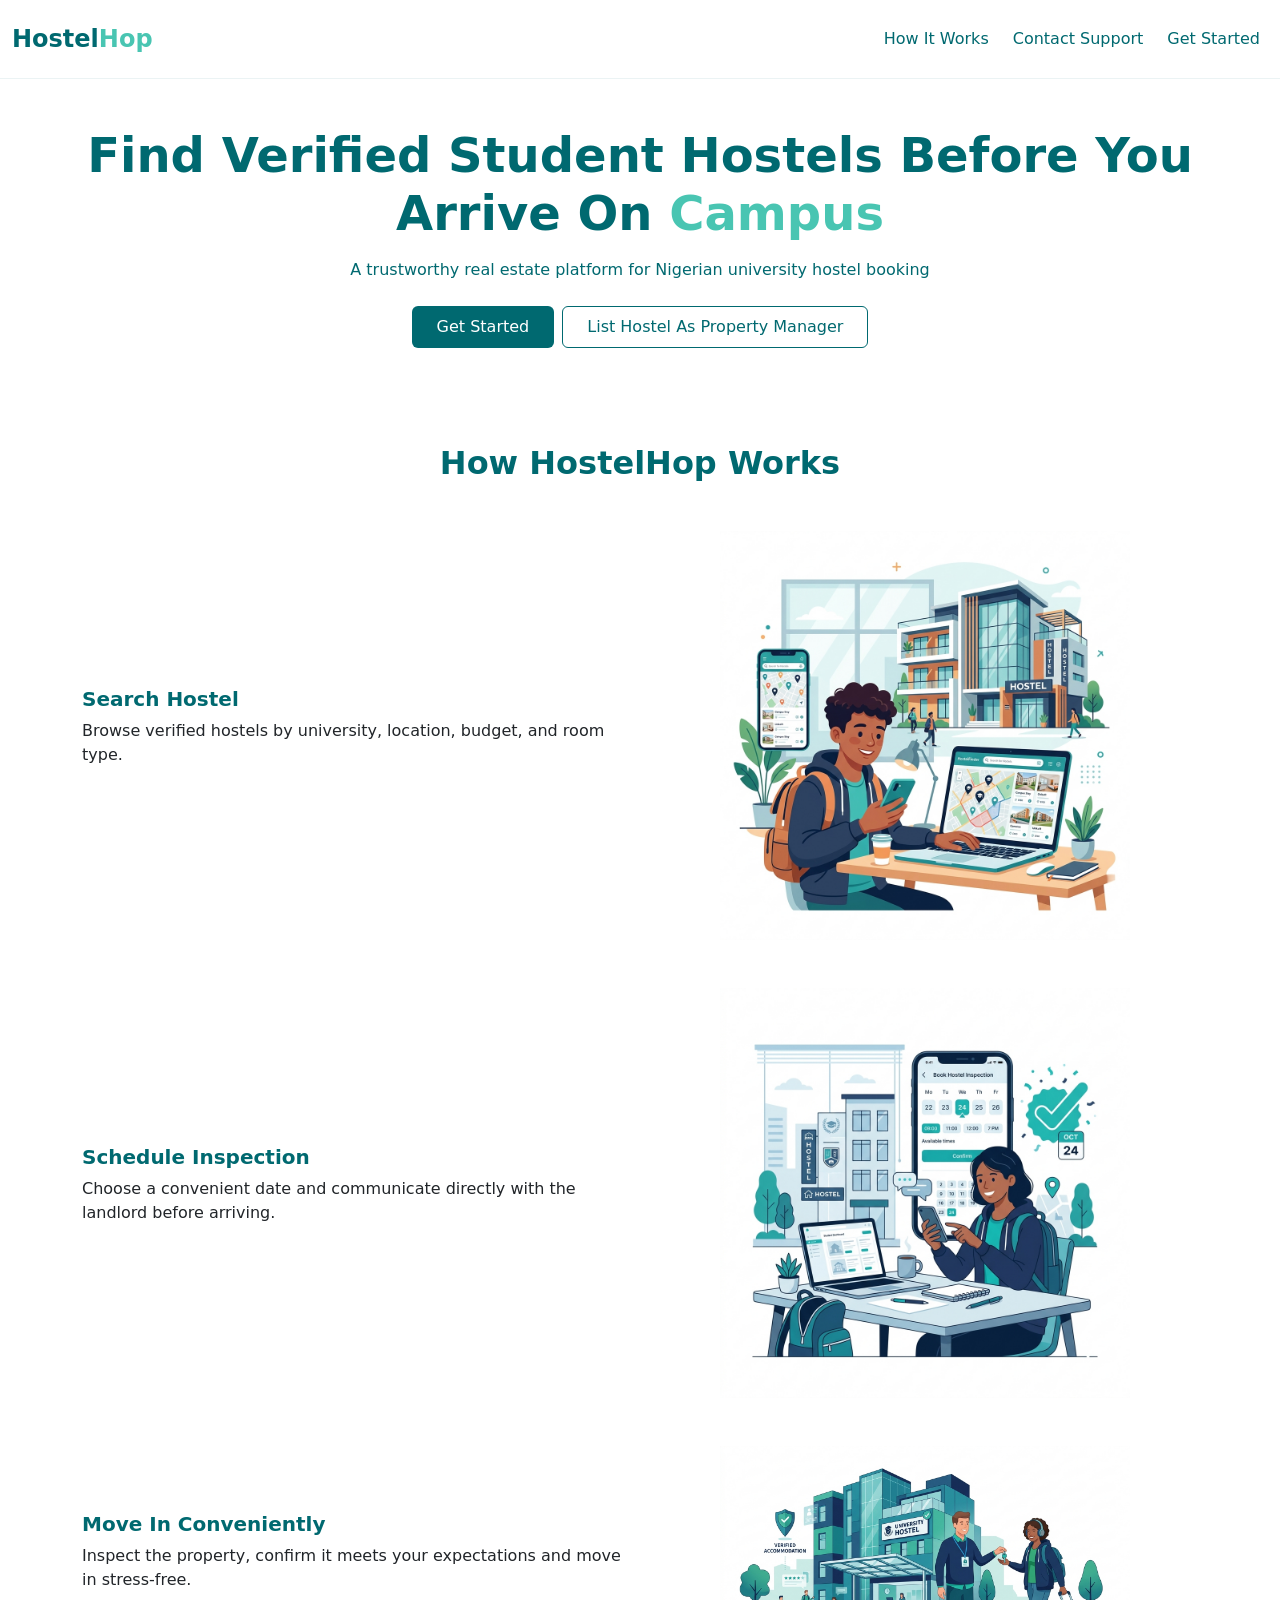
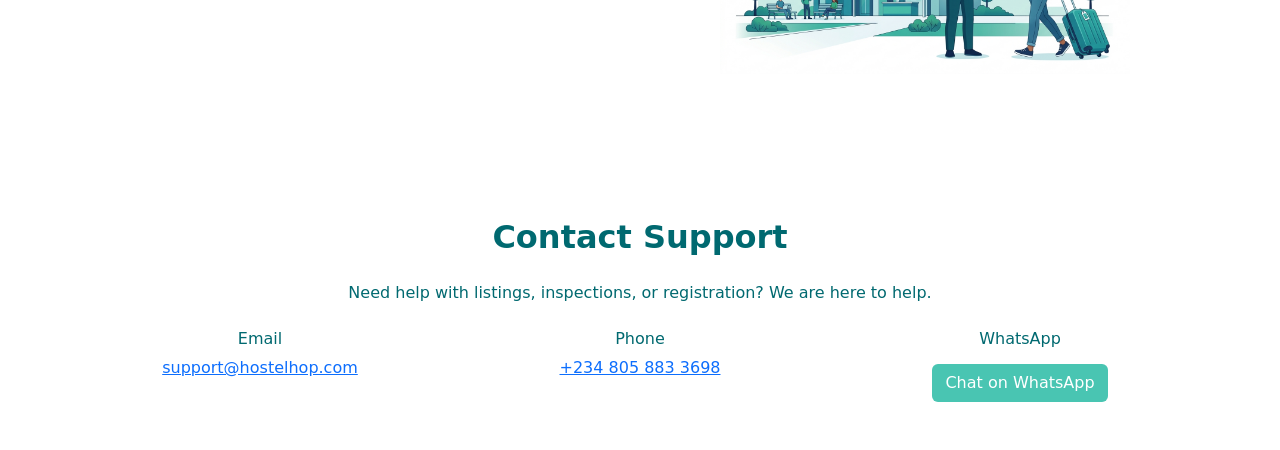
<file: index.html>
<!doctype html>
<html lang="en">
<head>
  <meta charset="UTF-8" />
  <meta name="viewport" content="width=device-width, initial-scale=1.0" />
  <title>HostelHop</title>

  <link rel="stylesheet" href="./css/bootstrap.min.css" />
  <link rel="stylesheet" href="./landingPage.css" />
</head>

<body>


<nav class="navbar navbar-expand-sm py-3"
  style="background-color: rgba(255,255,255,0.7); border-bottom: 1px solid rgba(0,105,112,0.08);">

  <div class="container-fluid">

    <a class="navbar-brand fw-bolder fs-4" href="#" style="color:#006970;">
      Hostel<span style="color:#49c5b2;">Hop</span>
    </a>

    <button class="navbar-toggler border-0" type="button" data-bs-toggle="offcanvas"
      data-bs-target="#menu">
      <span class="navbar-toggler-icon"></span>
    </button>

    <div class="offcanvas offcanvas-end" id="menu">

      <div class="offcanvas-header">
        <h5 class="fw-bold" style="color:#006970;">
          Hostel<span style="color:#49c5b2;">Hop</span>
        </h5>
        <button class="btn-close" data-bs-dismiss="offcanvas"></button>
      </div>

      <div class="offcanvas-body">
        <ul class="navbar-nav ms-auto gap-2">

          <li class="nav-item">
            <a class="nav-link fw-medium" href="#how-it-works" style="color:#006970;">
              How It Works
            </a>
          </li>

          <li class="nav-item">
            <a class="nav-link fw-medium" href="#contact" style="color:#006970;">
              Contact Support
            </a>
          </li>

          <li class="nav-item">
            <a class="nav-link fw-medium" href="./RoleSelection.html" style="color:#006970;">
              Get Started
            </a>
          </li>

        </ul>
      </div>

    </div>
  </div>
</nav>



<section class="container text-center py-5">

  <h1 class="fw-bold display-5">
    Find Verified Student Hostels Before You Arrive On
    <span style="color:#49c5b2;">Campus</span>
  </h1>

  <p class="fw-medium mt-3">
    A trustworthy real estate platform for Nigerian university hostel booking
  </p>

  <div class="d-grid gap-2 d-md-flex justify-content-md-center mt-4">

    <a href="./RoleSelection.html" class="btn px-4 py-2 text-white"
      style="background:#006970;">
      Get Started
    </a>

   <a href="./PMSignUp.html"><button class=" w-100 btn px-4 py-2"
      style="border:1px solid #006970; color:#006970;">
      List Hostel As Property Manager
    </button>
</a> 
  </div>

</section>



<section class="container py-5" id="how-it-works">

  <h2 class="text-center fw-bold mb-5">How HostelHop Works</h2>

 
  <div class="row align-items-center mb-5">

    <div class="col-12 col-md-6">
      <h5 class="fw-bold" style="color: #006970;">Search Hostel</h5>
      <p>
        Browse verified hostels by university, location, budget, and room type.
      </p>
    </div>

    <div class="col-12 col-md-6 text-center">
      <img src="./images/search.png" class="img-fluid w-75 step-img">
    </div>

  </div>

 
  <div class="row align-items-center mb-5">

    <div class="col-12 col-md-6 order-md-2 text-center">
      <img src="./images/inspection.png" class="img-fluid w-75 step-img">
    </div>

    <div class="col-12 col-md-6 order-md-1">
      <h5 class="fw-bold" style="color: #006970;">Schedule Inspection</h5>
      <p >
        Choose a convenient date and communicate directly with the landlord before arriving.
      </p>
    </div>

  </div>


  <div class="row align-items-center mb-5">

    <div class="col-12 col-md-6">
      <h5 class="fw-bold" style="color: #006970;">Move In Conveniently</h5>
      <p>
        Inspect the property, confirm it meets your expectations and move in stress-free.
      </p>
    </div>

    <div class="col-12 col-md-6 text-center">
      <img src="./images/movein.png" class="img-fluid w-75 step-img">
    </div>

  </div>

</section>



<section class="container py-5" id="contact">

  <h2 class="text-center fw-bold mb-4">Contact Support</h2>

  <p class="text-center mb-4">
    Need help with listings, inspections, or registration? We are here to help.
  </p>

  <div class="row text-center g-4">

    <div class="col-12 col-md-4">
      <h6>Email</h6>
      <a href="mailto:support@hostelhop.com">support@hostelhop.com</a>
    </div>

    <div class="col-12 col-md-4">
      <h6>Phone</h6>
      <a href="tel:+23458883698">+234 805 883 3698</a>
    </div>

    <div class="col-12 col-md-4">
      <h6>WhatsApp</h6>
      <button class="btn mt-2" style="background:#49c5b2; color:white;">
        Chat on WhatsApp
      </button>
    </div>  

  </div>

</section>


<script src="./js/bootstrap.min.js"></script>

</body>
</html>
</file>
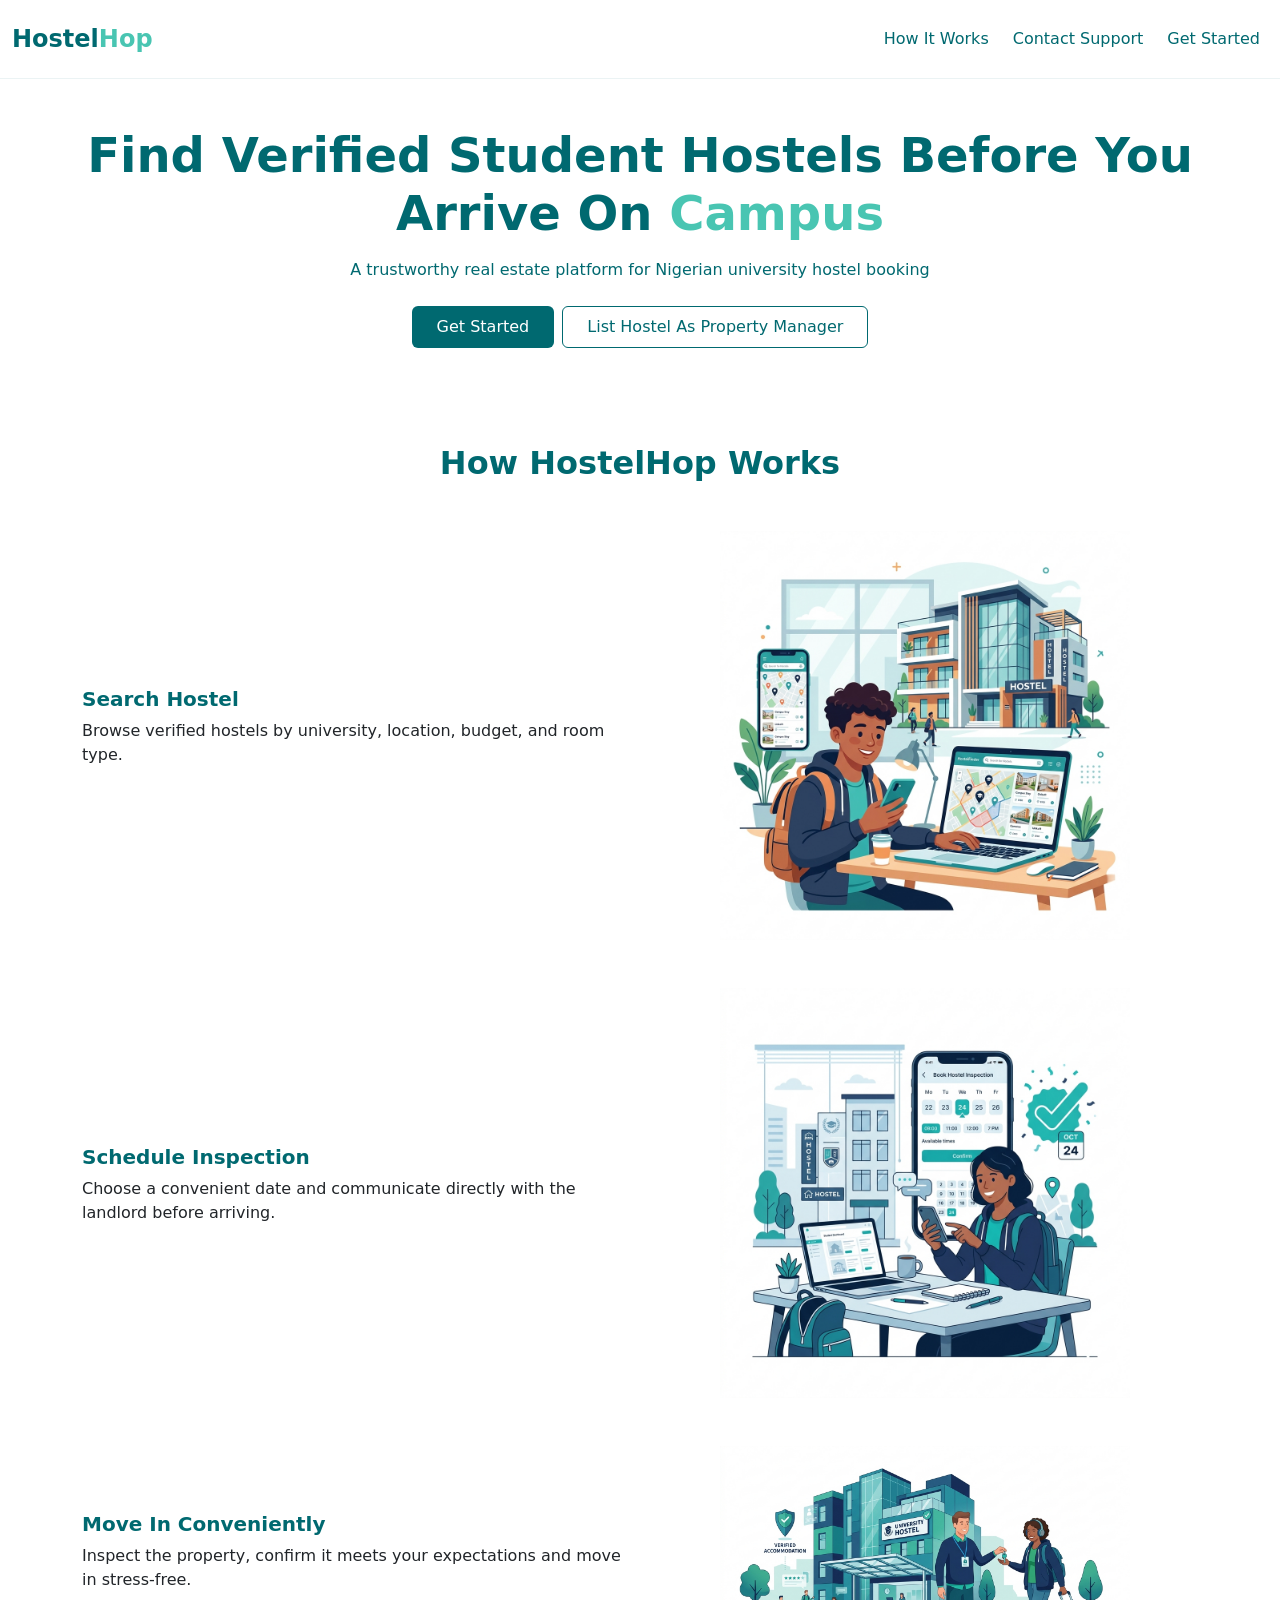
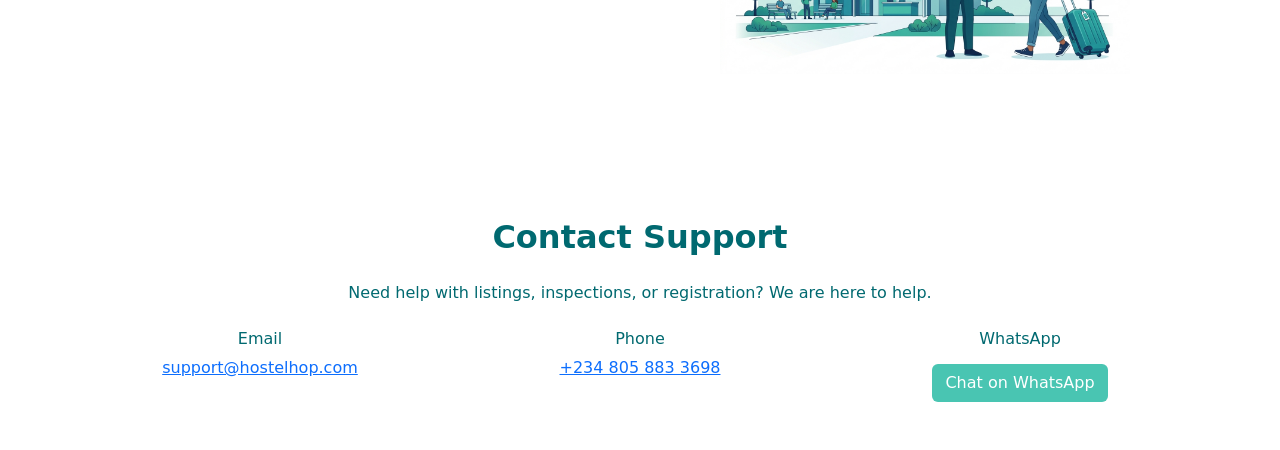
<file: LandingPage.html>
<!doctype html>
<html lang="en">
<head>
  <meta charset="UTF-8" />
  <meta name="viewport" content="width=device-width, initial-scale=1.0" />
  <title>HostelHop</title>

  <link rel="stylesheet" href="./css/bootstrap.min.css" />
  <link rel="stylesheet" href="./landingPage.css" />
</head>

<body>


<nav class="navbar navbar-expand-sm py-3"
  style="background-color: rgba(255,255,255,0.7); border-bottom: 1px solid rgba(0,105,112,0.08);">

  <div class="container-fluid">

    <a class="navbar-brand fw-bolder fs-4" href="#" style="color:#006970;">
      Hostel<span style="color:#49c5b2;">Hop</span>
    </a>

    <button class="navbar-toggler border-0" type="button" data-bs-toggle="offcanvas"
      data-bs-target="#menu">
      <span class="navbar-toggler-icon"></span>
    </button>

    <div class="offcanvas offcanvas-end" id="menu">

      <div class="offcanvas-header">
        <h5 class="fw-bold" style="color:#006970;">
          Hostel<span style="color:#49c5b2;">Hop</span>
        </h5>
        <button class="btn-close" data-bs-dismiss="offcanvas"></button>
      </div>

      <div class="offcanvas-body">
        <ul class="navbar-nav ms-auto gap-2">

          <li class="nav-item">
            <a class="nav-link fw-medium" href="#how-it-works" style="color:#006970;">
              How It Works
            </a>
          </li>

          <li class="nav-item">
            <a class="nav-link fw-medium" href="#contact" style="color:#006970;">
              Contact Support
            </a>
          </li>

          <li class="nav-item">
            <a class="nav-link fw-medium" href="./RoleSelection.html" style="color:#006970;">
              Get Started
            </a>
          </li>

        </ul>
      </div>

    </div>
  </div>
</nav>



<section class="container text-center py-5">

  <h1 class="fw-bold display-5">
    Find Verified Student Hostels Before You Arrive On
    <span style="color:#49c5b2;">Campus</span>
  </h1>

  <p class="fw-medium mt-3">
    A trustworthy real estate platform for Nigerian university hostel booking
  </p>

  <div class="d-grid gap-2 d-md-flex justify-content-md-center mt-4">

    <a href="./RoleSelection.html" class="btn px-4 py-2 text-white"
      style="background:#006970;">
      Get Started
    </a>

   <a href="./PMSignUp.html"><button class=" w-100 btn px-4 py-2"
      style="border:1px solid #006970; color:#006970;">
      List Hostel As Property Manager
    </button>
</a> 
  </div>

</section>



<section class="container py-5" id="how-it-works">

  <h2 class="text-center fw-bold mb-5">How HostelHop Works</h2>

 
  <div class="row align-items-center mb-5">

    <div class="col-12 col-md-6">
      <h5 class="fw-bold" style="color: #006970;">Search Hostel</h5>
      <p>
        Browse verified hostels by university, location, budget, and room type.
      </p>
    </div>

    <div class="col-12 col-md-6 text-center">
      <img src="./images/search.png" class="img-fluid w-75 step-img">
    </div>

  </div>

 
  <div class="row align-items-center mb-5">

    <div class="col-12 col-md-6 order-md-2 text-center">
      <img src="./images/inspection.png" class="img-fluid w-75 step-img">
    </div>

    <div class="col-12 col-md-6 order-md-1">
      <h5 class="fw-bold" style="color: #006970;">Schedule Inspection</h5>
      <p >
        Choose a convenient date and communicate directly with the landlord before arriving.
      </p>
    </div>

  </div>


  <div class="row align-items-center mb-5">

    <div class="col-12 col-md-6">
      <h5 class="fw-bold" style="color: #006970;">Move In Conveniently</h5>
      <p>
        Inspect the property, confirm it meets your expectations and move in stress-free.
      </p>
    </div>

    <div class="col-12 col-md-6 text-center">
      <img src="./images/movein.png" class="img-fluid w-75 step-img">
    </div>

  </div>

</section>



<section class="container py-5" id="contact">

  <h2 class="text-center fw-bold mb-4">Contact Support</h2>

  <p class="text-center mb-4">
    Need help with listings, inspections, or registration? We are here to help.
  </p>

  <div class="row text-center g-4">

    <div class="col-12 col-md-4">
      <h6>Email</h6>
      <a href="mailto:support@hostelhop.com">support@hostelhop.com</a>
    </div>

    <div class="col-12 col-md-4">
      <h6>Phone</h6>
      <a href="tel:+23458883698">+234 805 883 3698</a>
    </div>

    <div class="col-12 col-md-4">
      <h6>WhatsApp</h6>
      <button class="btn mt-2" style="background:#49c5b2; color:white;">
        Chat on WhatsApp
      </button>
    </div>

  </div>

</section>


<script src="./js/bootstrap.min.js"></script>

</body>
</html>
</file>
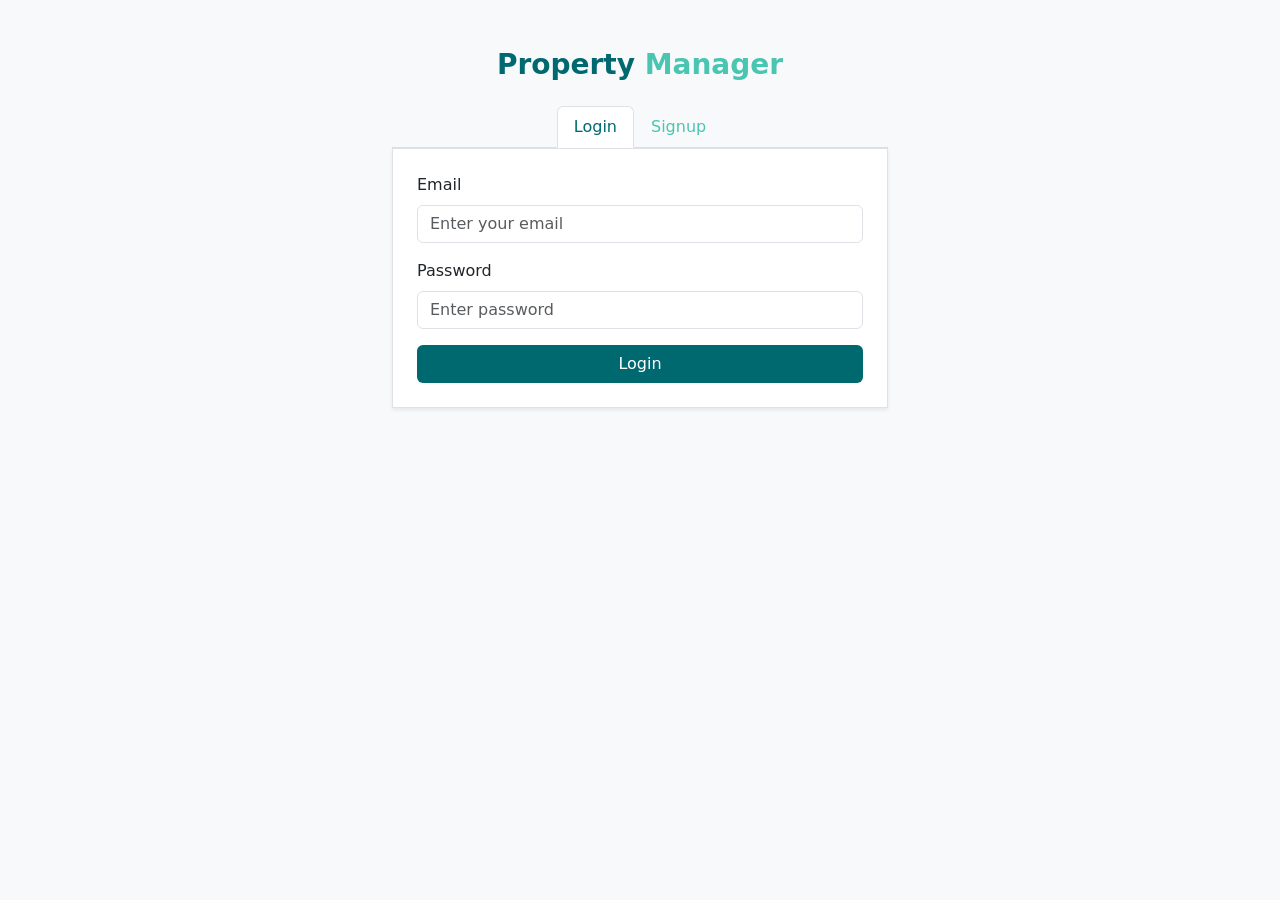
<file: PMdashboard.html>
<!DOCTYPE html>
<html lang="en">

<head>
    <meta charset="UTF-8">
    <meta name="viewport" content="width=device-width, initial-scale=1.0">

    <title>Property Manager Dashboard</title>

    <link rel="stylesheet" href="./css/bootstrap.min.css">

    <style>

        body {
            background: #f8fafc;
        }

        .welcome-card {
            background: #E8FBF7;
            border-radius: 20px;
        }

        .hostel-card {
            border-radius: 20px;
        }

        .section-title {
            color: #006970;
        }

        .btn-main {
            background: #49c5b2;
            border: none;
            color: white;
        }

        .btn-main:hover {
            background: #39b3a1;
            color: white;
        }

    </style>

</head>

<body>


<!-- NAVBAR -->

<nav class="navbar navbar-expand-lg bg-white shadow-sm">

    <div class="container">

        <a href="#" class="navbar-brand fw-bold">
            Hostel<span style="color:#49c5b2;">Hop</span>
        </a>

        <button
            class="navbar-toggler"
            data-bs-toggle="collapse"
            data-bs-target="#navMenu">

            <span class="navbar-toggler-icon"></span>

        </button>

        <div
            class="collapse navbar-collapse justify-content-end"
            id="navMenu">

            <ul class="navbar-nav">

                <li class="nav-item">
                    <a href="./PMdashboard.html" class="nav-link">
                        Dashboard
                    </a>
                </li>

                <li class="nav-item">
                    <a href="./PMSignUp.html" class="nav-link" onclick="logout()">
                        Logout
                    </a>
                </li>

            </ul>

        </div>

    </div>

</nav>


<!-- WELCOME -->

<div class="container mt-4">

    <div class="card border-0 shadow-sm welcome-card">

        <div class="card-body p-4">

            <h3 class="fw-bold" id="welcomepm">
                Hello
            </h3>

            <p class="text-muted">
                Add and manage hostel listings for students.
            </p>

        </div>

    </div>

</div>


<!-- ADD / UPDATE HOSTEL -->

<div class="container mt-5">

    <h3 class="fw-bold section-title mb-4" id="formTitle">
        Add New Hostel
    </h3>


    <form id="hostelForm">


        <div class="row">

            <div class="col-md-6 mb-3">

                <label class="form-label">
                    Hostel Name
                </label>

                <input
                    type="text"
                    class="form-control"
                    id="hostelName"
                    required>

            </div>


            <div class="col-md-6 mb-3">

                <label class="form-label">
                    University
                </label>

                <input
                    type="text"
                    class="form-control"
                    id="university"
                    required>

            </div>

        </div>


        <div class="row">

            <div class="col-md-6 mb-3">

                <label class="form-label">
                    Location
                </label>

                <input
                    type="text"
                    class="form-control"
                    id="location"
                    required>

            </div>


            <div class="col-md-6 mb-3">

                <label class="form-label">
                    Price
                </label>

                <input
                    type="number"
                    class="form-control"
                    id="price"
                    required>

            </div>

        </div>


        <div class="mb-3">

            <label class="form-label">
                Room Type
            </label>

            <select
                class="form-select"
                id="roomType"
                required>

                <option value="">Select room type</option>

                <option value="self contain">
                    Self Contain
                </option>

                <option value="room and parlour">
                    Room and Parlour
                </option>

                <option value="2 bedroom">
                    2 Bedroom
                </option>

            </select>

        </div>


        <div class="mb-3">

            <label class="form-label">
                Description
            </label>

            <textarea
                rows="5"
                class="form-control"
                id="description"
                required></textarea>

        </div>


        <!-- IMAGES -->

        <div class="mb-4">

            <label class="form-label fw-bold">
                Upload Hostel Images
            </label>

            <div class="mb-3">

                <label class="form-label">
                    Image 1
                </label>

                <input
                    type="file"
                    id="img1"
                    accept="image/*"
                    class="form-control"
                    required>

            </div>


            <div class="mb-3">

                <label class="form-label">
                    Image 2
                </label>

                <input
                    type="file"
                    id="img2"
                    accept="image/*"
                    class="form-control"
                    required>

            </div>


            <div class="mb-3">

                <label class="form-label">
                    Image 3
                </label>

                <input
                    type="file"
                    id="img3"
                    accept="image/*"
                    class="form-control"
                    required>

            </div>

        </div>


        <button
            type="submit"
            class="btn btn-main"
            id="submitButton">

            Add Hostel

        </button>


        <button
            type="button"
            class="btn btn-secondary ms-2"
            id="cancelEditButton"
            style="display:none;"
            onclick="cancelEdit()">

            Cancel Edit

        </button>


    </form>

</div>



<!-- MY HOSTELS -->

<div class="container mt-5 mb-5">

    <h3 class="fw-bold section-title mb-4">
        My Uploaded Hostels
    </h3>


    <div
        class="row g-4"
        id="myHostels">

        <div class="col-12">

            <div class="card hostel-card shadow-sm border-0">

                <div class="card-body">
                    Loading hostels...
                </div>

            </div>

        </div>

    </div>

</div>


<script src="./script.js"></script>
<script src="./js/bootstrap.min.js"></script>

</body>

</html>
</file>
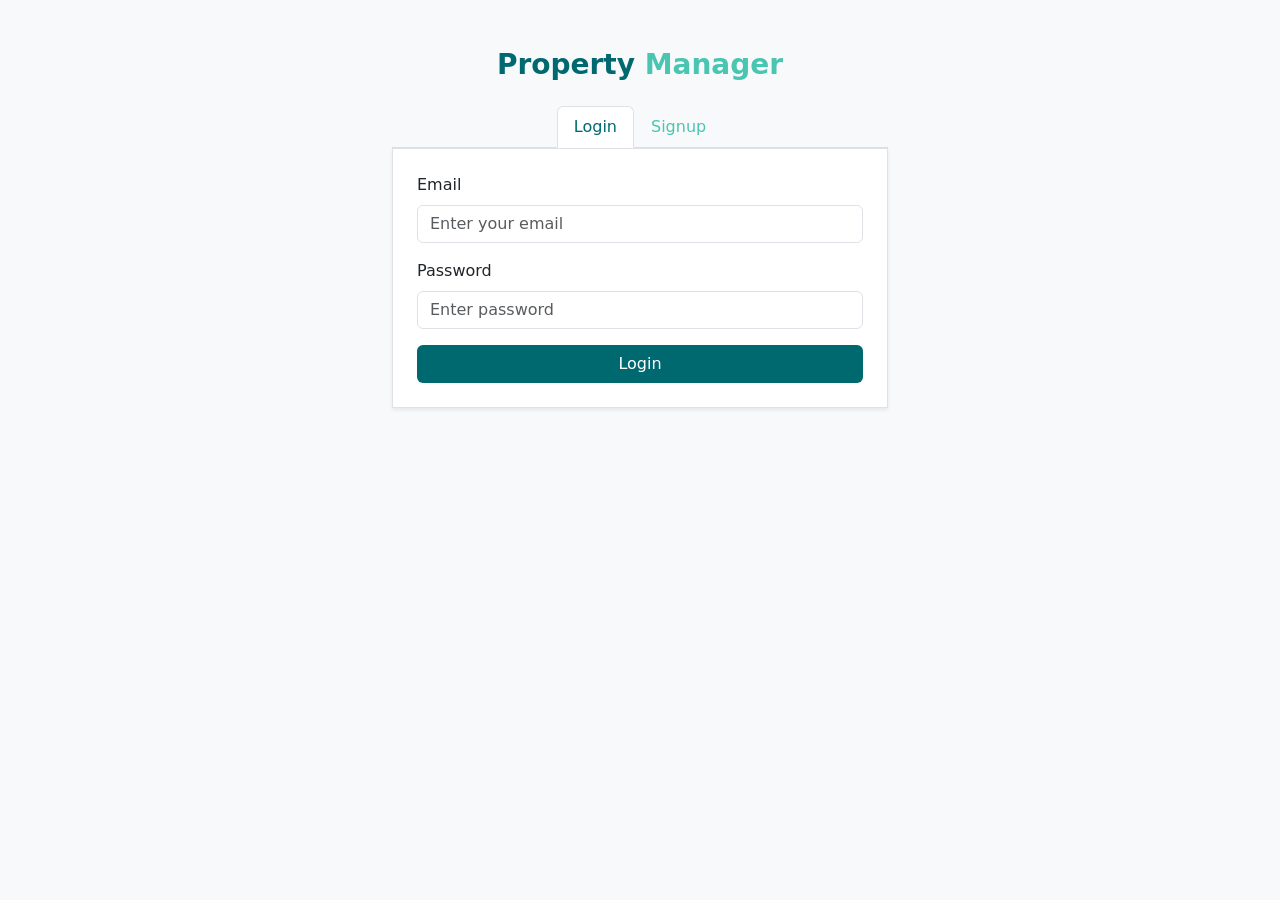
<file: PMSignUp.html>
<!doctype html>
<html lang="en">

<head>
  <meta charset="UTF-8" />
  <meta name="viewport" content="width=device-width, initial-scale=1.0" />

  <title>Property Manager Auth - HostelHop</title>

  <link rel="stylesheet" href="./css/bootstrap.min.css" />
</head>

<body class="bg-light">

  <div class="container mt-5" style="max-width: 520px;">

    <h3 class="text-center fw-bold mb-4" style="color:#006970;">
      Property <span style="color:#49c5b2;">Manager</span>
    </h3>

  
    <ul class="nav nav-tabs justify-content-center">

      <li class="nav-item">
        <a
          class="nav-link active fw-medium"
          data-bs-toggle="tab"
          href="#pm-login"
          style="color:#006970;">
          Login
        </a>
      </li>

      <li class="nav-item">
        <a
          class="nav-link fw-medium"
          data-bs-toggle="tab"
          href="#pm-signup"
          style="color:#49c5b2;">
          Signup
        </a>
      </li>

    </ul>


    <div class="tab-content border bg-white p-4 shadow-sm">


      <div class="tab-pane fade show active" id="pm-login">

        <form id="pmLoginForm">

          <div class="mb-3">
            <label class="form-label">Email</label>

            <input
              type="email"
              class="form-control"
              id="loginEmail"
              placeholder="Enter your email"
              required>
          </div>


          <div class="mb-3">
            <label class="form-label">Password</label>

            <input
              type="password"
              class="form-control"
              id="loginPassword"
              placeholder="Enter password"
              required>
          </div>


          <button
            type="submit"
            class="btn w-100 text-white"
            style="background:#006970;">
            Login
          </button>

        </form>

      </div>


    

      <div class="tab-pane fade" id="pm-signup">

        <form id="pmSignupForm">

          <div class="mb-3">
            <label class="form-label">Name</label>

            <input
              type="text"
              class="form-control"
              id="signupName"
              placeholder="Enter full name"
              required>
          </div>


          <div class="mb-3">
            <label class="form-label">Email</label>

            <input
              type="email"
              class="form-control"
              id="signupEmail"
              placeholder="Enter email"
              required>
          </div>


          <div class="mb-3">
            <label class="form-label">Phone Number</label>

            <input
              type="tel"
              class="form-control"
              id="signupPhone"
              placeholder="Enter phone number"
              required>
          </div>


          <div class="mb-3">
            <label class="form-label">Password</label>

            <input
              type="password"
              class="form-control"
              id="signupPassword"
              placeholder="Create password"
              required>
          </div>


          <button
            type="submit"
            class="btn w-100 text-white"
            style="background:#49c5b2;">
            Create Account
          </button>

        </form>

      </div>

    </div>

  </div>

  <script src="./js/bootstrap.min.js"></script>
  <script src="./pmauth.js"></script>
</body>
</html>
</file>
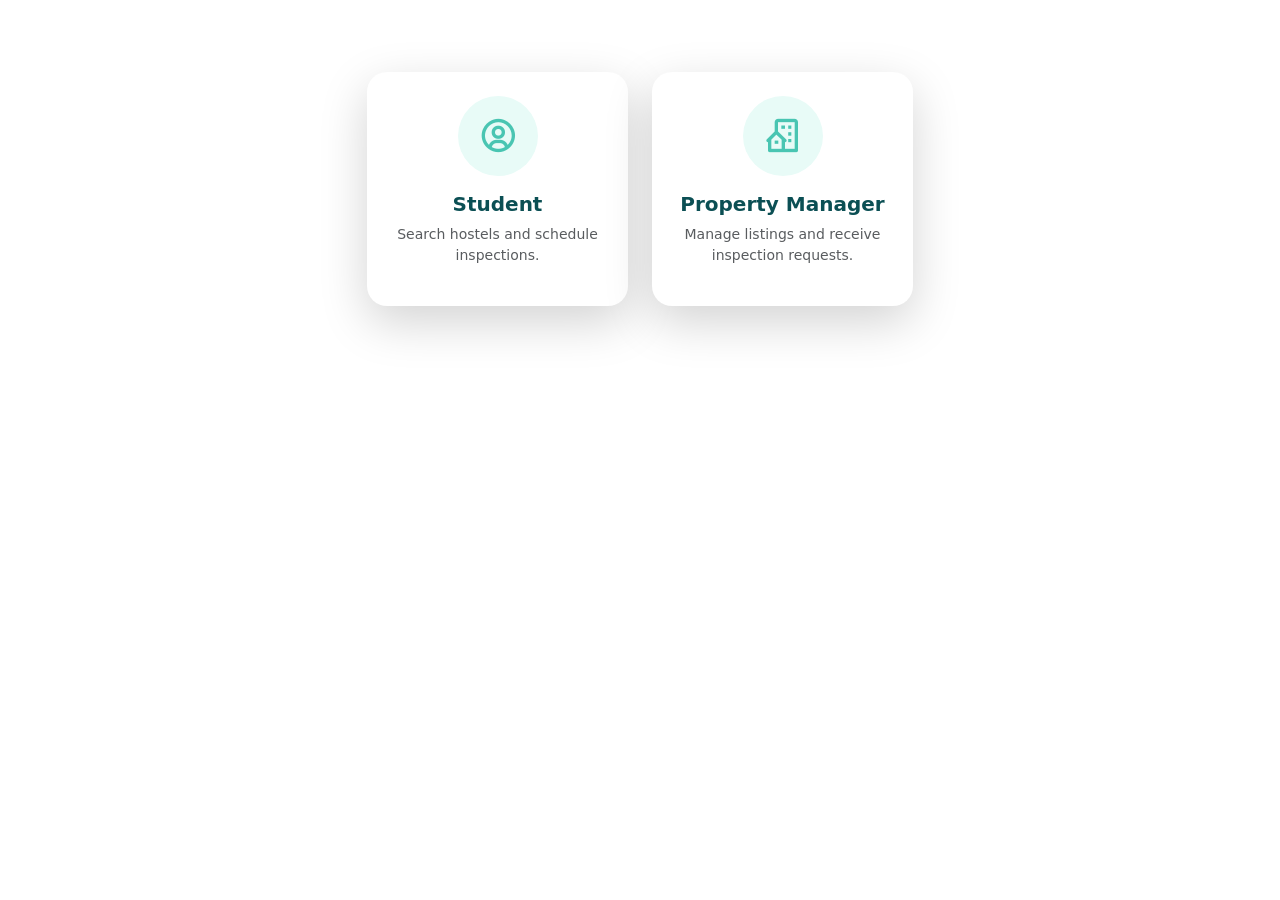
<file: RoleSelection.html>
<!DOCTYPE html>
<html lang="en">
<head>
  <meta charset="UTF-8">
  <meta name="viewport" content="width=device-width, initial-scale=1.0">
  <title>Role Selection</title>

  <link href="https://unpkg.com/boxicons@2.1.4/css/boxicons.min.css" rel="stylesheet">
  <link rel="stylesheet" href="./css/bootstrap.min.css">
  <link rel="stylesheet" href="./roleSelection.css">
</head>

<body>

  <div class="container">

    <div class="row justify-content-center mt-5 g-4">

    
      <div class="col-12 col-md-4 col-lg-3">
        <a href="./StudentSignUp.html" class="text-decoration-none d-block">
          
          <div class="student_card card border-0 shadow-lg text-center p-4 h-100">

            <div class="icon mb-3">
              <i class='bx bx-user-circle fs-1' style="color: #49c5b2;"></i>
            </div>

            <h5 class="fw-bold h5_text">Student</h5>

            <p class="text-muted small p_text">
              Search hostels and schedule inspections.
            </p>

          </div>

        </a>
      </div>

   
      <div class="col-12 col-md-4 col-lg-3">
        <a href="./PMSignUp.html" class="text-decoration-none d-block">

          <div class="landlord-card card border-0 shadow-lg text-center p-4 h-100">

            <div class="icon mb-3">
              <i class='bx bx-building-house fs-1' style="color: #49c5b2;"></i>
            </div>

            <h5 class="fw-bold h5_text">Property Manager</h5>

            <p class="text-muted small p_text">
              Manage listings and receive inspection requests.
            </p>

          </div>

        </a>
      </div>

    </div>

  </div>

</body>
</html>
</file>
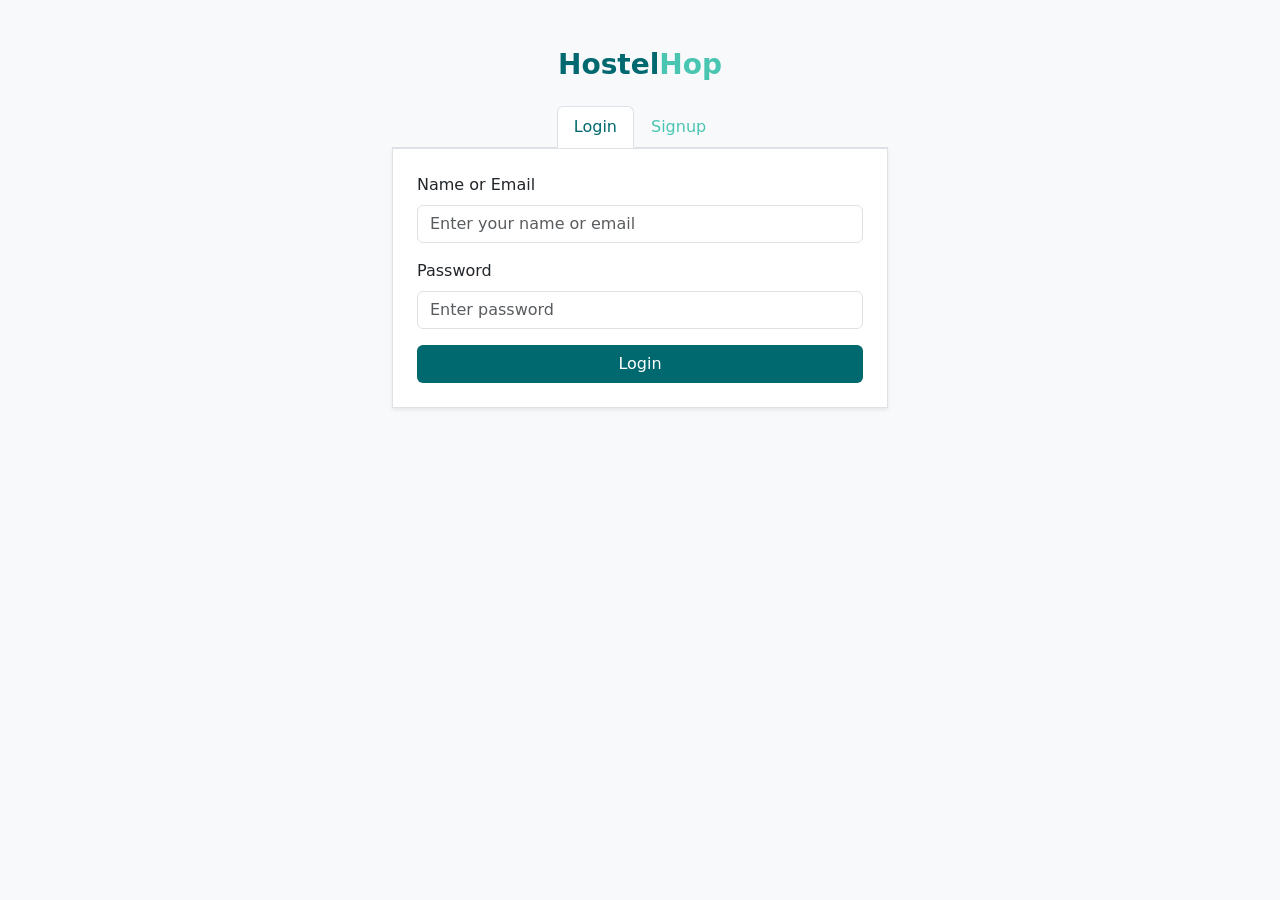
<file: studentdashboard.html>
<!doctype html>
<html lang="en">
  <head>
    <meta charset="UTF-8" />
    <meta name="viewport" content="width=device-width, initial-scale=1.0" />
    <title>Document</title>
    <link rel="stylesheet" href="./css/bootstrap.min.css" />
    <link rel="stylesheet" href="./studentdashboard.css" />
    
    
  </head>
  <body>
    <nav class="navbar navbar-expand-lg bg-white shadow-sm">
      <div class="container">
        <a class="navbar-brand fw-bold" href="#"
          >Hostel <span style="color: #49c5b2">Hop</span>
        </a>
        <button
          class="navbar-toggler"
          type="button"
          data-bs-toggle="collapse"
          data-bs-target="#navbarNav "
          aria-controls="navbarNav"
          aria-expanded="false"
          aria-label="Toggle navigation"
        >
          <span class="navbar-toggler-icon"></span>
        </button>
        <div
          class="collapse navbar-collapse justify-content-end"
          id="navbarNav"
        >
          <ul class="navbar-nav">
            <li class="nav-item">
              <a href="studentdashboard.html" class="nav-link fw-medium">Dashboard</a>
            </li>
            <li class="nav-item">
              <!-- <a href="./StudentSignUp.html"
   onclick="logout()"
   class="nav-link fw-medium">
    Logout
</a> -->
              <a href="./StudentSignUp.html" class="nav-link fw-medium">Logout</a>
            </li>
          </ul>
        </div>
      </div>
    </nav>

    <div class="container mt-4">
      <div class="card welcome-card border-0 shadow-sm">
        <div class="card-body p-4">
          <h3 class="fw-bold" id="welcometext"></h3>

          <p class="text-muted">
            Find verified hostels before arriving on campus.
          </p>

          <button class="btn " style="background-color: #49c5b2;">Browse Hostels</button>
        </div>
      </div>
    </div>

    <div class="container mt-5">
      <h3 class="fw-bold">Featured Hostels</h3>
    </div>

    <div class="container mt-3" >
      <div class="row g-4" id="hostelcontainer">
        <div class="col-12 col-md-6 col-lg-4">
          <div class="card hostel-card border-0 shadow-sm">
            <div
              class="bg-light d-flex justify-content-center align-items-center"
              style="height: 180px"
            >
              No Image Yet
            </div>

            <div class="card-body">
              <h5 class="fw-bold">Hostel Name</h5>

              <p class="text-muted">Waiting for property manager upload.</p>

              <button class="btn btn-outline-success w-100">
                View Details
              </button>
            </div>
          </div>
        </div>
      </div>
    </div>


<script src="./studentdashboard.js"></script>
    <script src="./js/bootstrap.min.js"></script>
      
  </body>

</html>
</file>
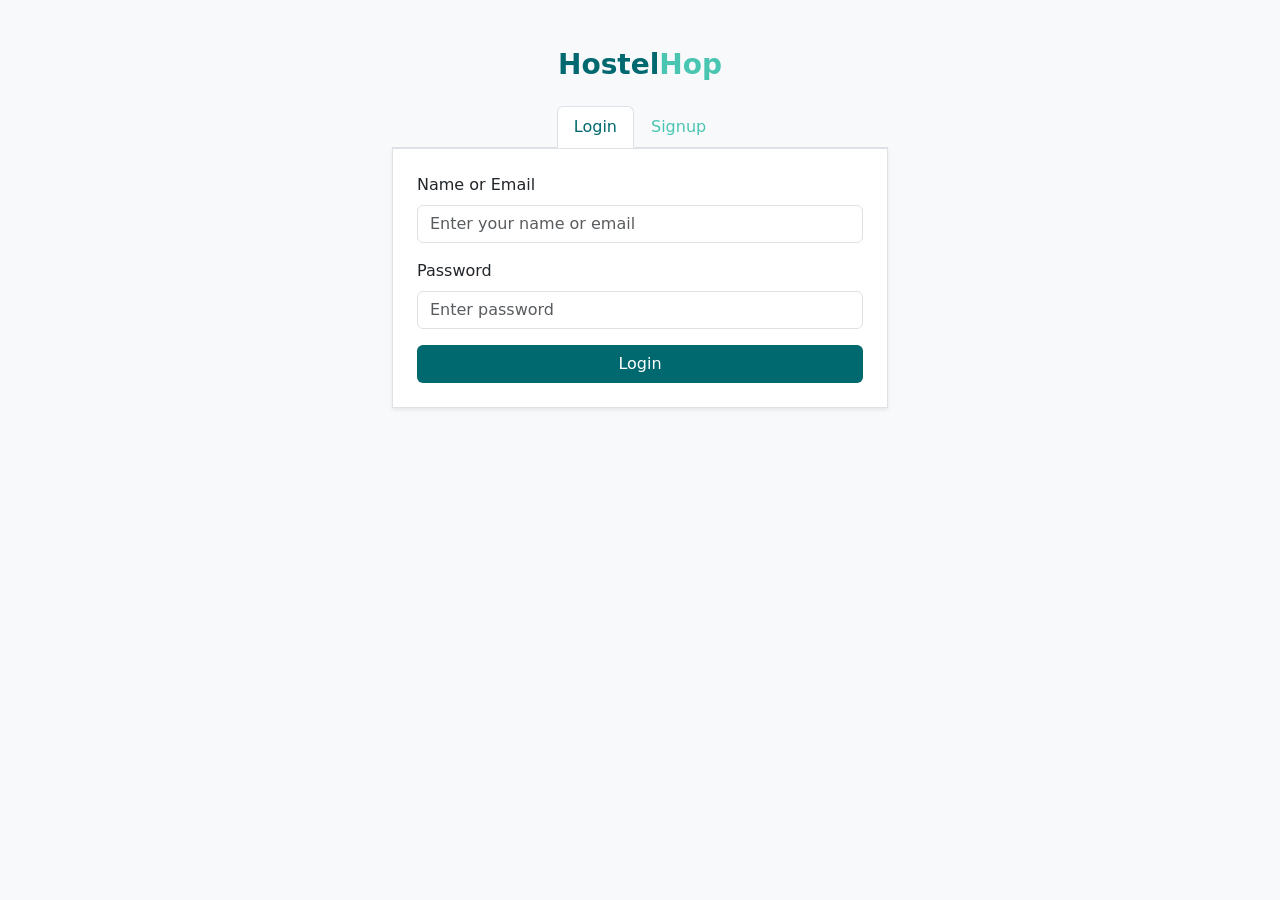
<file: StudentSignUp.html>
<!doctype html>
<html lang="en">
<head>
  <meta charset="UTF-8" />
  <meta name="viewport" content="width=device-width, initial-scale=1.0" />

  <title>Student Auth - HostelHop</title>

  <link rel="stylesheet" href="./css/bootstrap.min.css" />
</head>

<body class="bg-light">

  <div class="container mt-5" style="max-width: 520px;">

    <!-- HostelHop heading -->
    <h3 class="text-center fw-bold mb-4" style="color:#006970;">
      Hostel<span style="color:#49c5b2;">Hop</span>
    </h3>

    <!-- Login / Signup tabs -->
    <ul class="nav nav-tabs justify-content-center">

      <li class="nav-item">
        <a
          class="nav-link active fw-medium"
          data-bs-toggle="tab"
          href="#student-login"
          style="color:#006970;"
        >
          Login
        </a>
      </li>

      <li class="nav-item">
        <a
          class="nav-link fw-medium"
          data-bs-toggle="tab"
          href="#student-signup"
          style="color:#49c5b2;"
        >
          Signup
        </a>
      </li>

    </ul>

    <!-- Tab content -->
    <div class="tab-content border bg-white p-4 shadow-sm">

      <!-- LOGIN -->
      <div class="tab-pane fade show active" id="student-login">

        <form id="loginForm">

          <div class="mb-3">
            <label class="form-label">Name or Email</label>

            <input
              type="text"
              class="form-control"
              placeholder="Enter your name or email"
              id="loginName"
              required
            >
          </div>

          <div class="mb-3">
            <label class="form-label">Password</label>

            <input
              type="password"
              class="form-control"
              id="loginPassword"
              placeholder="Enter password"
              required
            >
          </div>

          <button
            type="submit"
            class="btn w-100 text-white"
            style="background:#006970;"
          >
            Login
          </button>

        </form>

      </div>


      <!-- SIGNUP -->
      <div class="tab-pane fade" id="student-signup">

        <form id="signupForm">

          <div class="mb-3">
            <label class="form-label">Name</label>

            <input
              type="text"
              class="form-control"
              id="signupName"
              placeholder="Enter full name"
              required
            >
          </div>

          <div class="mb-3">
            <label class="form-label">Email</label>

            <input
              type="email"
              class="form-control"
              id="signupEmail"
              placeholder="Enter email"
              required
            >
          </div>

          <div class="mb-3">
            <label class="form-label">Password</label>

            <input
              type="password"
              id="signupPassword"
              class="form-control"
              placeholder="Create password"
              required
            >
          </div>

          <button
            type="submit"
            class="btn w-100 text-white"
            style="background:#49c5b2;"
          >
            Create Account
          </button>

        </form>

      </div>

    </div>

  </div>

  <script src="./js/bootstrap.min.js"></script>
  <script src="./studentsignup.js"></script>

</body>
</html>
</file>
<file: landingPage.css>
:root {
  --primary_color: #006970;
  --paragraph_text: #0b4f54;
  --body: #F2F9F7;
  --secondary:#49c5b2;
  --tetiary:lightgray;
}
.nav-link:hover {
  color: var(--paragraph_text);
  text-decoration: underline;

}

@media (max-width: 480px) {
  .nav-link:hover {
    text-decoration: none;
  }
 
}     
.text-center {
    color: var(--primary_color);
}
.studentbtn{
    background-color: var(--primary_color);
    color: var(--body);
    border-radius: 1.5rem;
}

.studentbtn:hover{
    color: var(--paragraph_text);
    background-color:var(--secondary) ;
    
}
.start-btn{
  background-color: var(--paragraph_text);
  color: var(--body);
  box-shadow: 0 8px 20px rgba(0, 105, 112, 0.25);
 
}
.start-btn:hover{
  background-color: var(--secondary);
  color: var(--body);

}
.list-btn{
  background-color: var(--secondary);


}
.list-btn:hover{
    background-color: var(--paragraph_text);
  color: var(--body);
  border: 2px solid var(--primary_color);
}

.h5text{
  color: var(--primary_color);
  font-weight: bold;
  font-size: 2rem;
}
.ptext{
  color: var(--paragraph_text);
  font-weight: 400;
  font-size: 1rem;
  line-height: 1.5;
}
.contact_text{
  width: 40%;
   color: var(--paragraph_text);
  font-weight: 400;
  font-size: 1rem;
  line-height: 1.5;
}
.contact_head{
    color: var(--primary_color);
  font-weight: bold;
  font-size: 2rem;
}
.contactbtn{
  border-radius: 1rem;
  padding: 0.5rem 4rem;
border: 2px solid var(--secondary);
color: var(--primary_color);
}
.contactbtn:hover{
  background-color: var(--primary_color);
  color: var(--secondary);
}
.card_text{
  color: var(--paragraph_text);
}
.card_text a{
  text-decoration: none;
  color: var(--secondary);
}


.step-img {
  transition: 0.4s ease;
}

.step-img:hover {
  transform: translateY(-8px) scale(1.1);
}
</file>
<file: roleSelection.css>
*{
    padding: 0;
    margin: 0;
    box-sizing: border-box;
}
:root {
  --primary_color: #006970;
  --paragraph_text: #0b4f54;
  --body: #F2F9F7;
  --secondary:#49c5b2;
  --tetiary:lightgray;
}
.h5_text{
    color: var(--paragraph_text);
}
.icon i{
   width: 80px;
   height: 80px;
   background-color: #e8fbf7;
   border-radius: 50%;
   display: flex;
   justify-content: center;
   align-items: center;
   margin: auto;

}
.brand-icon{
   font-size: 40px;
}
.student_card{

border-radius: 20px;

}
.landlord-card{
    border-radius: 20px;
}
</file>
<file: studentdashboard.css>
.welcome-card{
    background:#E8FBF7;
    border-radius:20px;
}
.hostel-card{
    border-radius:20px;
    transition:.3s ease;
}

.hostel-card:hover{
    transform:translateY(-8px);
}

.card{
    border-radius:20px;
}

.card-body{
    padding:1.5rem;
}
</file>
